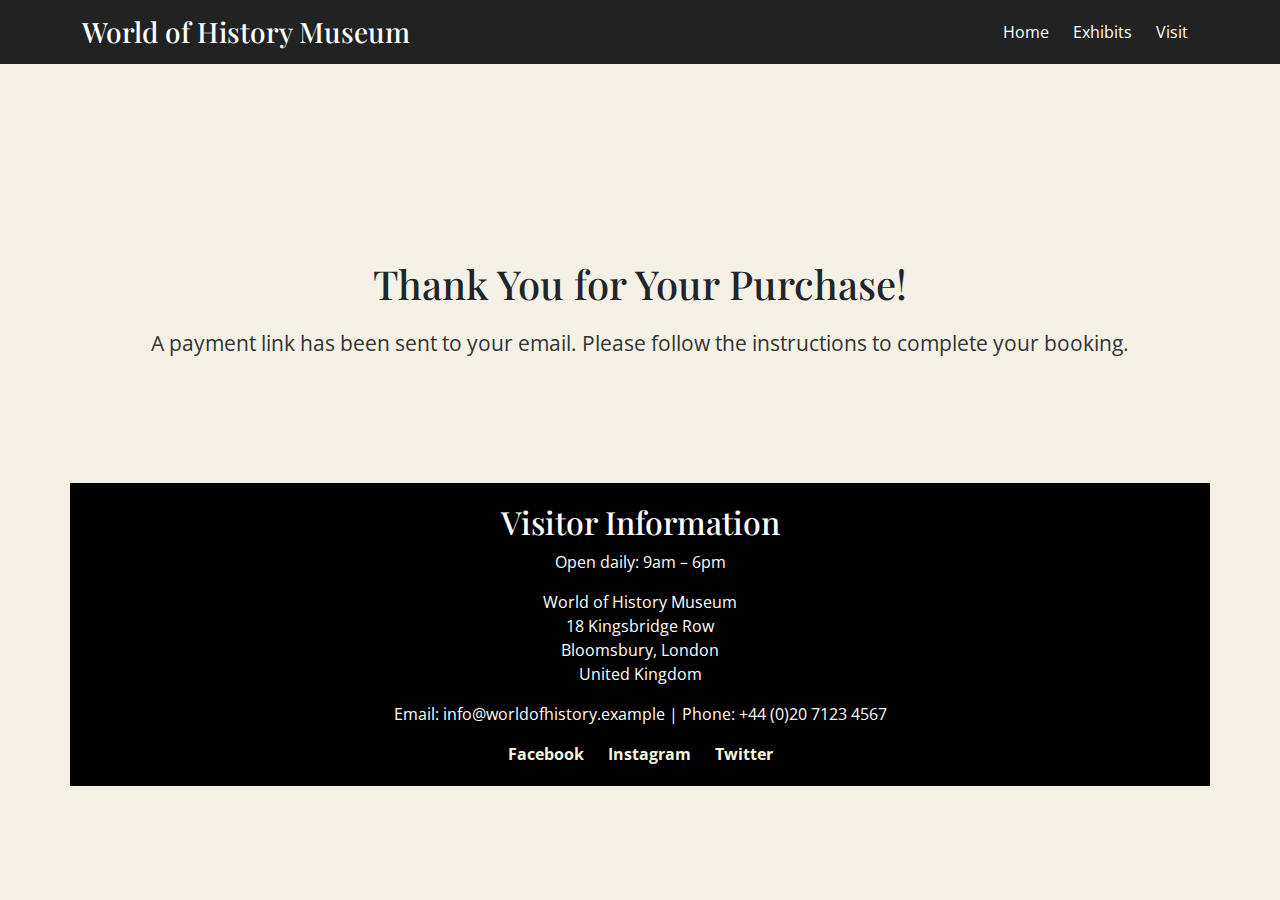
<file: email.html>
<!-- html document -->
<!DOCTYPE html>
<html lang="en">
<head>
  <!-- metadata -->
  <meta charset="UTF-8">
  <meta name="viewport" content="width=device-width, initial-scale=1.0">

  <!-- page title -->
  <title>Thank you</title>

  <!-- bootstrap css -->
  <link 
    href="https://cdn.jsdelivr.net/npm/bootstrap@5.3.3/dist/css/bootstrap.min.css" 
    rel="stylesheet" 
    integrity="sha384-QWTKZyjpPEjISv5WaRU9OFeRpok6YctnYmDr5pNlyT2bRjXh0JMhjY6hW+ALEwIH" 
    crossorigin="anonymous">

  <!-- google fonts -->
  <link 
    href="https://fonts.googleapis.com/css2?family=Playfair+Display:wght@400;700&family=Open+Sans:wght@300;400;600&display=swap" 
    rel="stylesheet"
  >

  <!-- internal styles -->
  <style>
    /* base page styling */
    body {
      font-family: 'Open Sans', sans-serif;
      background-color: #f5f1e6;
      padding-top: 80px;
      text-align: center;
    }

    /* heading font styling */
    h1, h2, h3, h4, h5, h6 {
      font-family: 'Playfair Display', serif;
    }

    /* fixed header styling */
    header {
      position: fixed;
      top: 0;
      left: 0;
      width: 100%;
      z-index: 1000;
      background-color: #222;
      color: white;
      padding: 15px 0;
    }

    /* header links styling */
    header a {
      color: white;
      text-decoration: none;
    }

    /* navigation links styling */
    nav a {
      margin: 0 10px;
      color: white;
      text-decoration: none;
      transition: color 0.3s;
    }

    /* navigation hover effect */
    nav a:hover {
      color: #ffc107;
    }

    /* thank you message layout */
    .thank-you-message {
      margin-top: 120px;
      padding: 60px 20px;
    }

    /* thank you heading */
    .thank-you-message h2 {
      font-size: 2.5rem;
      margin-bottom: 20px;
    }

    /* thank you paragraph text */
    .thank-you-message p {
      font-size: 1.3rem;
      color: #333;
    }

    /* footer base styling */
    footer {
      background-color: black !important;
      color: white !important;
      padding: 20px 0 !important;
      text-align: center;
      margin-top: 60px;
    }

    /* force footer text to remain white */
    footer * {
      color: white !important;
    }

    /* footer links styling */
    footer a {
      color: beige !important;
      text-decoration: none;
      margin: 0 10px;
      font-weight: bold;
      transition: color 0.3s;
    }

    /* footer link hover effect */
    footer a:hover {
      color: #ffcc00 !important;
    }
  </style>
</head>

<body>

  <!-- header -->
  <!-- fixed header with site title and navigation -->
  <header class="text-white">
    <div class="container d-flex flex-column flex-md-row justify-content-between align-items-center">
      <!-- site title linking back to homepage -->
      <a href="index.html"><h1 class="h3 mb-0">World of History Museum</h1></a>

      <!-- page navigation -->
      <nav>
        <a href="index.html">Home</a>
        <a href="exhibits.html">Exhibits</a>
        <a href="visits.html">Visit</a>
      </nav>
    </div>
  </header>

  <!-- thank you content -->
  <!-- confirmation message shown after purchase -->
  <div class="thank-you-message">
    <h2>Thank You for Your Purchase!</h2>
    <p>A payment link has been sent to your email. Please follow the instructions to complete your booking.</p>
  </div>

  <!-- footer -->
  <!-- visitor information and contact details + social links -->
  <footer class="container my-5">
    <section>
      <div class="visitor-information">
        <h2>Visitor Information</h2>
        <p>Open daily: 9am – 6pm</p>
        <p>World of History Museum<br>
           18 Kingsbridge Row<br>
           Bloomsbury, London<br>
           United Kingdom</p>
      </div>
      <p>Email: info@worldofhistory.example | Phone: +44 (0)20 7123 4567</p>
    </section>

    <!-- social media links (open in new tab) -->
    <a href="https://www.facebook.com" target="_blank" rel="noopener">Facebook</a>
    <a href="https://www.instagram.com" target="_blank" rel="noopener">Instagram</a>
    <a href="https://www.twitter.com" target="_blank" rel="noopener">Twitter</a>
  </footer>

  <!-- bootstrap js -->
  <!-- bootstrap bundle enables interactive components if used -->
  <script 
    src="https://cdn.jsdelivr.net/npm/bootstrap@5.3.3/dist/js/bootstrap.bundle.min.js" 
    integrity="sha384-YvpcrYf0tY3lHB60NNkmXc5s9fDVZLESaAA55NDzOxhy9GkcIdslK1eN7N6jIeHz" 
    crossorigin="anonymous">
  </script>

</body>
</html>
</file>
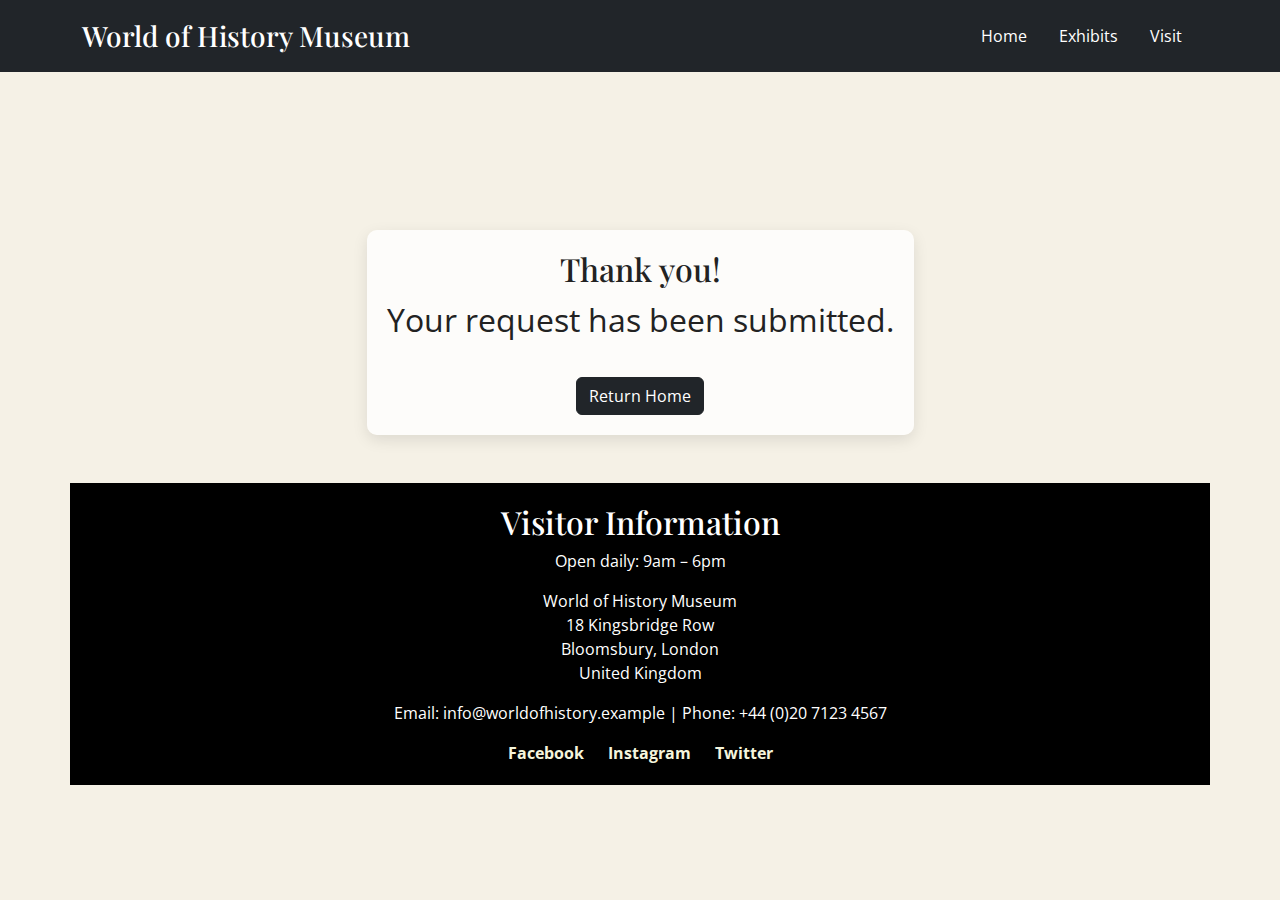
<file: submitted.html>
<!-- html document -->
<!DOCTYPE html>
<html lang="en">
<head>

  <!-- metadata and external resources -->
  <!-- character encoding for correct text rendering -->
  <meta charset="UTF-8">

  <!-- responsive scaling for different screen sizes -->
  <meta name="viewport" content="width=device-width, initial-scale=1.0">

  <!-- bootstrap css for layout, components, and responsiveness -->
  <link 
      href="https://cdn.jsdelivr.net/npm/bootstrap@5.3.3/dist/css/bootstrap.min.css" 
      rel="stylesheet" 
      integrity="sha384-QWTKZyjpPEjISv5WaRU9OFeRpok6YctnYmDr5pNlyT2bRjXh0JMhjY6hW+ALEwIH" 
      crossorigin="anonymous">

  <!-- google fonts used for headings and body text -->
  <link href="https://fonts.googleapis.com/css2?family=Playfair+Display:wght@400;700&family=Open+Sans:wght@300;400;600&display=swap" rel="stylesheet">

  <!-- page title shown in browser tab -->
  <title>Submission Received - World of History</title>

  <!-- internal styles specific to this page -->
  <style>
    /* base body styling */
    body {
      font-family: 'Open Sans', sans-serif;
      background-color: #f5f1e6;
      padding-top: 80px;
      color: #222;
      text-align: center;
    }

    /* heading font styling */
    h1, h2, h3, h4, h5, h6 {
      font-family: 'Playfair Display', serif;
    }

    /* fixed header positioning */
    header {
      position: fixed;
      top: 0;
      left: 0;
      width: 100%;
      z-index: 1000;
    }

    /* navigation link transitions */
    .nav-link {
      transition: color 0.3s ease, border-bottom 0.3s ease;
    }

    /* navigation hover effect */
    .nav-link:hover {
      color: #ffc107;
      border-bottom: 2px solid #ffc107;
    }

    /* active navigation link styling */
    .nav-link.active {
      color: #ffc107 !important;
      border-bottom: 2px solid #ffc107;
    }

    /* thank you message styling */
    /* central confirmation message box */
    .thank-you-message {
      margin-top: 150px;
      font-size: 2rem;
      padding: 20px;
      background-color: rgba(255,255,255,0.8);
      display: inline-block;
      border-radius: 10px;
      box-shadow: 0 5px 15px rgba(0,0,0,0.1);
    }

    /* footer styling */
    /* forces footer colours to override bootstrap defaults */
    footer {
      background-color: black !important;
      color: white !important;
      padding: 20px 0 !important;
      text-align: center;
      margin-top: 100px;
    }

    /* ensures all footer text stays white */
    footer * {
      color: white !important;
    }

    /* footer link styling */
    footer a {
      color: beige !important;
      text-decoration: none;
      margin: 0 10px;
      font-weight: bold;
      transition: color 0.3s;
    }

    /* footer link hover effect */
    footer a:hover {
      color: #ffcc00 !important;
    }
  </style>
</head>
<body>

  <!-- header -->
  <!-- fixed navigation bar with site title and links -->
  <header class="bg-dark text-white py-3">
    <div class="container d-flex flex-column flex-md-row justify-content-between align-items-center">

      <!-- site title linking back to homepage -->
      <a href="index.html" class="text-white text-decoration-none mb-3 mb-md-0">
        <h1 id="logo" class="h3 mb-0">World of History Museum</h1>
      </a>

      <!-- main navigation links -->
      <nav class="nav">
        <a href="index.html" class="nav-link text-white">Home</a>
        <a href="exhibits.html" class="nav-link text-white">Exhibits</a>
        <a href="visits.html" class="nav-link text-white">Visit</a>
      </nav>
    </div>
  </header>

  <!-- main content -->
  <!-- page-specific content container -->
  <main>

    <!-- thank you message -->
    <!-- confirmation shown after form submission -->
    <div class="thank-you-message">
      <h2>Thank you!</h2>
      <p>Your request has been submitted.</p>

      <!-- button to return user to homepage -->
      <a href="index.html" class="btn btn-dark mt-3">Return Home</a>
    </div>
  </main>

  <!-- footer -->
  <!-- visitor information and contact details -->
  <footer class="container my-5">
    <section>
      <div class="visitor-information">
        <h2>Visitor Information</h2>
        <p>Open daily: 9am – 6pm</p>
        <p>World of History Museum<br>
           18 Kingsbridge Row<br>
           Bloomsbury, London<br>
           United Kingdom</p>
      </div>

      <!-- museum contact details -->
      <p>Email: info@worldofhistory.example | Phone: +44 (0)20 7123 4567</p>
    </section>

    <!-- social media links opening in new tabs -->
    <a href="https://www.facebook.com" target="_blank" rel="noopener">Facebook</a>
    <a href="https://www.instagram.com" target="_blank" rel="noopener">Instagram</a>
    <a href="https://www.twitter.com" target="_blank" rel="noopener">Twitter</a>
  </footer>

  <!-- scripts -->
  <!-- bootstrap javascript bundle for interactive components -->
  <script 
     src="https://cdn.jsdelivr.net/npm/bootstrap@5.3.3/dist/js/bootstrap.bundle.min.js" 
     integrity="sha384-YvpcrYf0tY3lHB60NNkmXc5s9fDVZLESaAA55NDzOxhy9GkcIdslK1eN7N6jIeHz" 
     crossorigin="anonymous">
  </script>

</body>
</html>
</file>
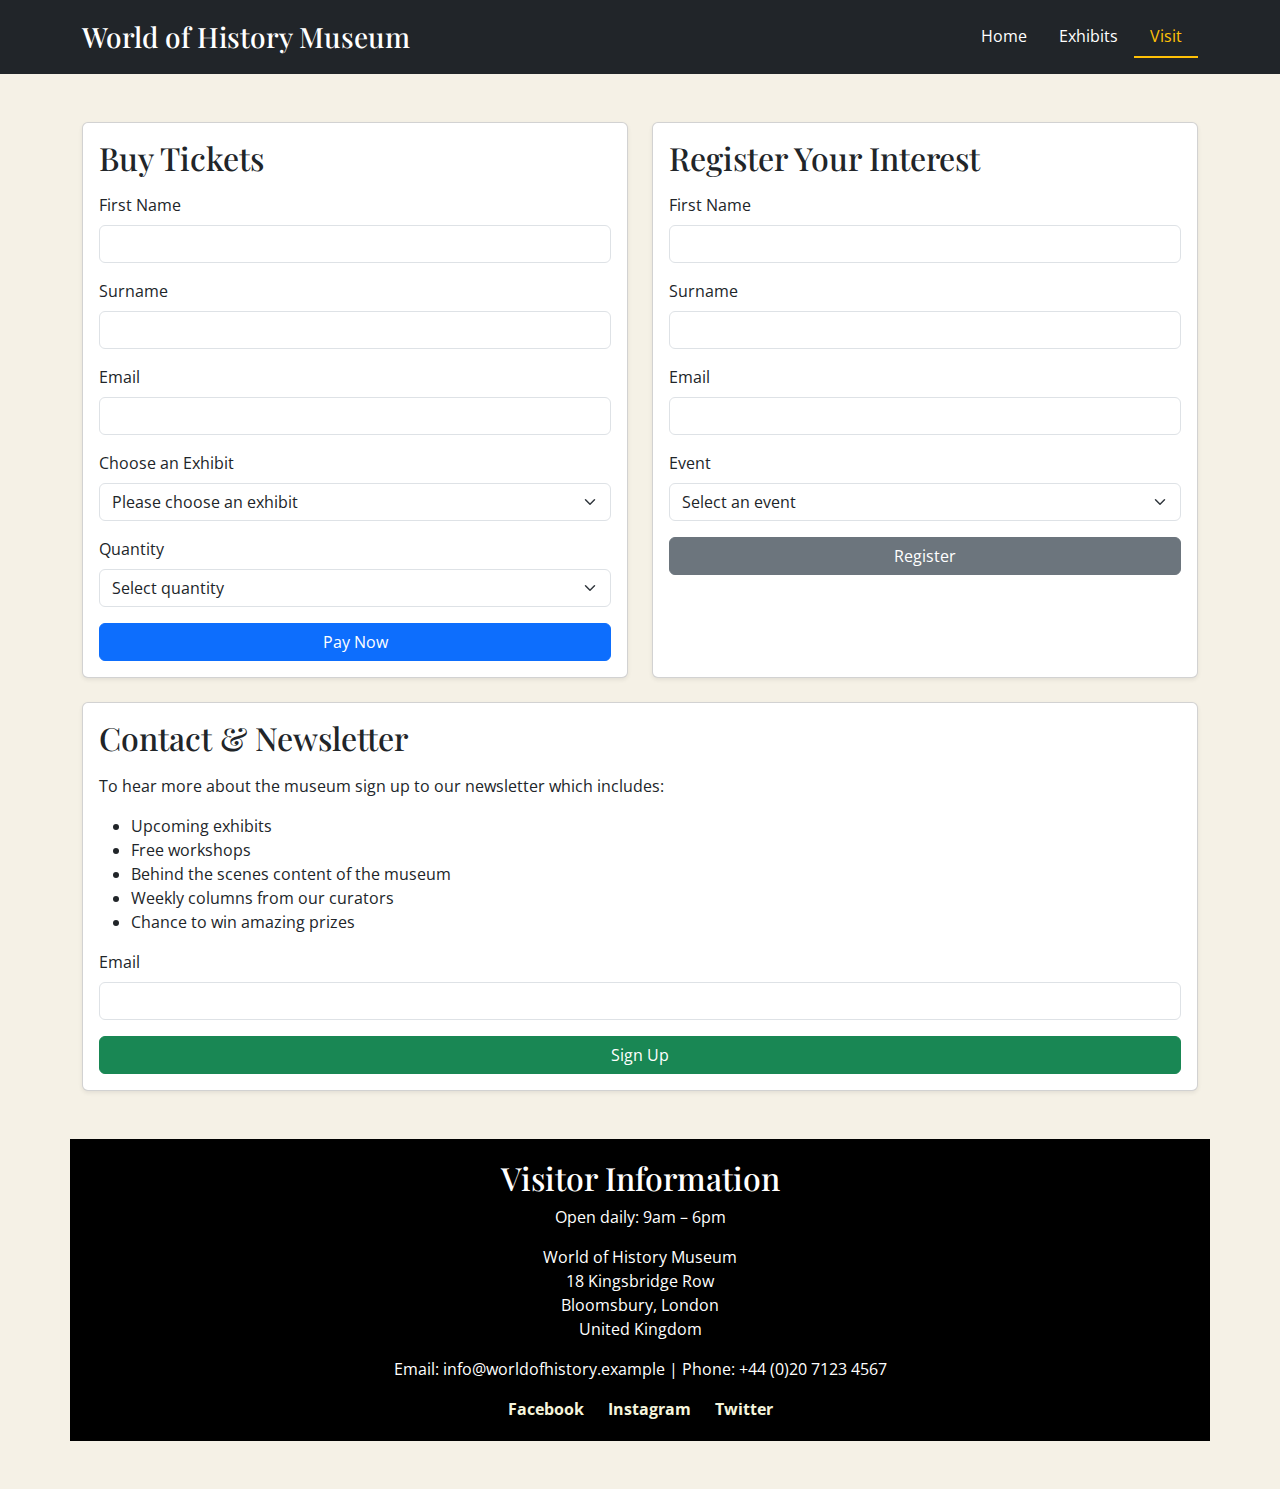
<file: visits.html>
<!-- HTML document -->
<!DOCTYPE html>
<html lang="en">
<head>

  <!-- Metadata and responsive viewport settings -->
  <meta charset="UTF-8">
  <meta name="viewport" content="width=device-width, initial-scale=1.0"> 

  <!-- Bootstrap CSS for layout, grid system, and components -->
  <link 
    href="https://cdn.jsdelivr.net/npm/bootstrap@5.3.3/dist/css/bootstrap.min.css" 
    rel="stylesheet" 
    integrity="sha384-QWTKZyjpPEjISv5WaRU9OFeRpok6YctnYmDr5pNlyT2bRjXh0JMhjY6hW+ALEwIH" 
    crossorigin="anonymous"
  >

  <!-- Google Fonts for typography -->
  <link 
    href="https://fonts.googleapis.com/css2?family=Playfair+Display:wght@400;700&family=Open+Sans:wght@300;400;600&display=swap" 
    rel="stylesheet"
  >

  <!-- External page-specific stylesheet -->
  <link rel="stylesheet" href="assets/css/visits.css">

  <!-- Page title displayed in browser tab -->
  <title>World of History - Visit Us</title>

  <!-- Internal CSS styles specific to this page -->
  
  
</head>

<body>

  <!-- Header section with site title and navigation -->
  <header class="original-header bg-dark text-white py-3">
    <div class="container d-flex flex-column flex-md-row justify-content-between align-items-center">

      <!-- Site logo/title linking back to homepage -->
      <a href="index.html" class="text-white text-decoration-none mb-3 mb-md-0">
        <h1 id="logo" class="h3 mb-0">World of History Museum</h1>
      </a>

      <!-- Main navigation menu -->
      <nav class="nav" aria-label="Primary">
        <a href="index.html" class="nav-link text-white">Home</a>
        <a href="exhibits.html" class="nav-link text-white">Exhibits</a>
        <a href="visits.html" class="nav-link text-white active" aria-current="page">Visit</a>
      </nav>
    </div>
  </header>

  <!-- Main page content -->
  <main class="container my-5">
    <div class="row g-4">

      <!-- Buy tickets section -->
      <div class="col-md-6 d-flex">
        <div class="card shadow-sm flex-fill">
          <div class="card-body d-flex flex-column">

            <!-- Buy tickets heading -->
            <h2 class="card-title mb-3">Buy Tickets</h2>

            <!-- Ticket purchase form -->
            <form action="email.html" method="post" class="flex-grow-1" aria-label="Buy tickets form">

              <!-- First name input -->
              <div class="mb-3">
                <label for="buy-firstname" class="form-label">First Name</label>
                <input type="text" id="buy-firstname" class="form-control" name="firstname" required>
              </div>

              <!-- Surname input -->
              <div class="mb-3">
                <label for="buy-secondname" class="form-label">Surname</label>
                <input type="text" id="buy-secondname" class="form-control" name="surname" required>
              </div>

              <!-- Email input -->
              <div class="mb-3">
                <label for="buy-email" class="form-label">Email</label>
                <input type="email" id="buy-email" class="form-control" name="email" required>
              </div>

              <!-- Exhibit selection -->
              <div class="mb-3">
                <label for="buy-exhibit" class="form-label">Choose an Exhibit</label>
                <select id="buy-exhibit" class="form-select" name="exhibit" required>
                  <option value="">Please choose an exhibit</option>
                  <option value="tudors">Tudors</option>
                  <option value="victorians">Victorians</option>
                  <option value="egyptians">Egyptians</option>
                  <option value="romans">Romans</option>
                  <option value="greeks">Greeks</option>
                  <option value="bronze-age">Bronze Age (Free Entry)</option>
                </select>
              </div>

              <!-- Ticket quantity selection -->
              <div class="mb-3">
                <label for="buy-quantity" class="form-label">Quantity</label>
                <select id="buy-quantity" class="form-select" name="quantity" required>
                  <option value="">Select quantity</option> 
                  <option value="1">Bronze Age Exhibition Free</option>
                  <option value="1">1 ticket (£11)</option>
                  <option value="2">2 tickets (£22)</option>
                  <option value="3">3 tickets (£33)</option>
                  <option value="4">4 tickets (£44)</option>
                  <option value="5">5 tickets (£55)</option>
                  <option value="6">6 tickets (£66)</option>
                  <option value="7">7 tickets (£77)</option>
                  <option value="8">8 tickets (£88)</option>
                  <option value="9">9 tickets (£99)</option>
                  <option value="10">10 tickets (£110)</option>
                </select>
              </div>

              <!-- Submit payment button -->
              <button type="submit" class="btn btn-primary w-100 mt-auto">Pay Now</button>
            </form>
          </div>
        </div>
      </div>
  
      <!-- Register interest section -->
      <div class="col-md-6 d-flex">
        <div class="card shadow-sm flex-fill">
          <div class="card-body d-flex flex-column">

            <!-- Register interest heading -->
            <h2 class="card-title mb-3">Register Your Interest</h2>

            <!-- Registration form -->
            <form action="submitted.html" method="post" class="flex-grow-1" aria-label="Register your interest form">

              <!-- First name input -->
              <div class="mb-3">
                <label for="register-firstname" class="form-label">First Name</label>
                <input type="text" id="register-firstname" class="form-control" name="firstname" required>
              </div>

              <!-- Surname input -->
              <div class="mb-3">
                <label for="register-secondname" class="form-label">Surname</label>
                <input type="text" id="register-secondname" class="form-control" name="surname" required>
              </div>

              <!-- Email input -->
              <div class="mb-3">
                <label for="register-email" class="form-label">Email</label>
                <input type="email" id="register-email" class="form-control" name="email" required>
              </div>

              <!-- Event selection -->
              <div class="mb-3">
                <label for="register-event" class="form-label">Event</label>
                <select id="register-event" class="form-select" name="event" required>
                  <option value="">Select an event</option>
                  <option value="night-museum">Night at the Museum</option>
                  <option value="wedding-event">Wedding/Event</option>
                </select>
              </div>

              <!-- Submit registration button -->
              <button type="submit" class="btn btn-secondary w-100 mt-auto">Register</button>
            </form>
          </div>
        </div>
      </div>
  
      <!-- Contact and newsletter section -->
      <div class="col-12">
        <div class="card shadow-sm">
          <div class="card-body">

            <!-- Contact and newsletter heading -->
            <h2 class="card-title mb-3">Contact & Newsletter</h2>

            <!-- Newsletter description -->
            <p>To hear more about the museum sign up to our newsletter which includes:</p>

            <!-- Newsletter benefits list -->
            <ul>
              <li>Upcoming exhibits</li>
              <li>Free workshops</li>
              <li>Behind the scenes content of the museum</li>
              <li>Weekly columns from our curators</li>
              <li>Chance to win amazing prizes</li>
            </ul>

            <!-- Newsletter signup form -->
            <form action="submitted.html" method="post" aria-label="Newsletter signup form">
              <div class="mb-3">
                <label for="news-email" class="form-label">Email</label>
                <input type="email" id="news-email" class="form-control" name="email" required>
              </div>
              <button type="submit" class="btn btn-success w-100">Sign Up</button>
            </form>

          </div>
        </div>
      </div>

    </div>
  </main>
  
  <!-- Footer section with visitor information and social links -->
  <footer class="container my-5">
    <section>
      <div class="visitor-information">
        <h2>Visitor Information</h2>
        <p>Open daily: 9am – 6pm</p>
        <p>World of History Museum<br>
           18 Kingsbridge Row<br>
           Bloomsbury, London<br>
           United Kingdom</p>
      </div>

      <!-- Contact details -->
      <p>Email: info@worldofhistory.example | Phone: +44 (0)20 7123 4567</p>
    </section>

    <!-- Social media links -->
    <a href="https://www.facebook.com" target="_blank" rel="noopener" aria-label="Facebook (opens in a new tab)">Facebook</a>
    <a href="https://www.instagram.com" target="_blank" rel="noopener" aria-label="Instagram (opens in a new tab)">Instagram</a>
    <a href="https://www.twitter.com" target="_blank" rel="noopener" aria-label="Twitter (opens in a new tab)">Twitter</a>
  </footer>

  <!-- Bootstrap JavaScript bundle -->
  <script 
    src="https://cdn.jsdelivr.net/npm/bootstrap@5.3.3/dist/js/bootstrap.bundle.min.js" 
    integrity="sha384-YvpcrYf0tY3lHB60NNkmXc5s9fDVZLESaAA55NDzOxhy9GkcIdslK1eN7N6jIeHz" 
    crossorigin="anonymous"
  ></script>

</body>
</html>
</file>
<file: assets/css/visits.css>
/* Base page styling */
    body {
      font-family: 'Open Sans', sans-serif; 
      background-color: #f5f1e6;
    }

    /* Serif font applied to headings and card titles */
    h1, h2, h3, h4, h5, h6, .card-title {
      font-family: 'Playfair Display', serif;
    } 

    /* Navigation link transition effects */
    .nav-link {
      transition: color 0.3s ease, border-bottom 0.3s ease;
    }

    /* Navigation hover styling */
    .nav-link:hover {
      color: #ffc107;
      border-bottom: 2px solid #ffc107;
    }

    /* Active navigation link styling */
    .nav-link.active {
      color: #ffc107 !important;
      border-bottom: 2px solid #ffc107;
    }

    /* Footer base styling */
    footer {
      background-color: black !important;
      color: white !important;
      padding: 20px 0 !important; 
      text-align: center;
    }

    /* Ensure all footer text inherits white colour */
    footer * {
      color: white !important;
    }

    /* Footer link styling */
    footer a {
      color: beige !important;
      text-decoration: none;
      margin: 0 10px;
      font-weight: bold;
      transition: color 0.3s;
    }

    /* Footer link hover effect */
    footer a:hover {
      color: #ffcc00 !important;
    }
</file>
